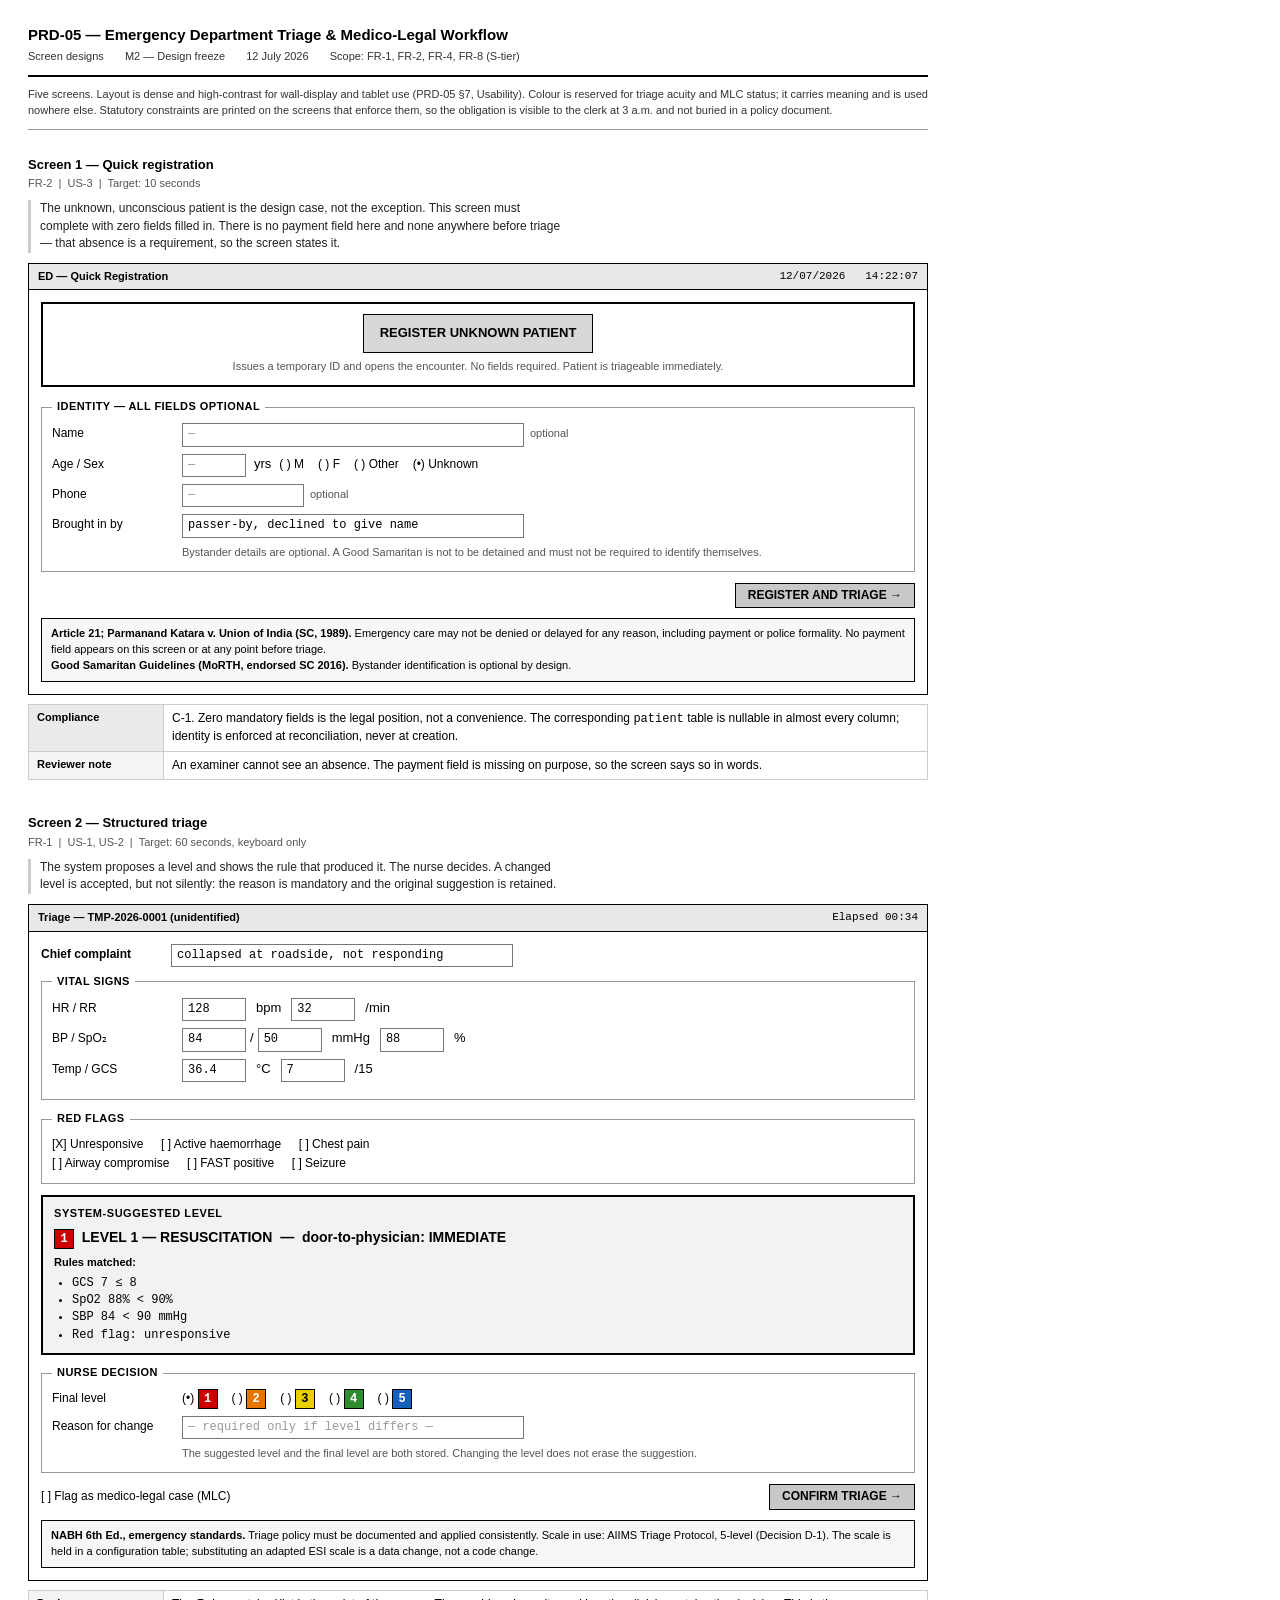
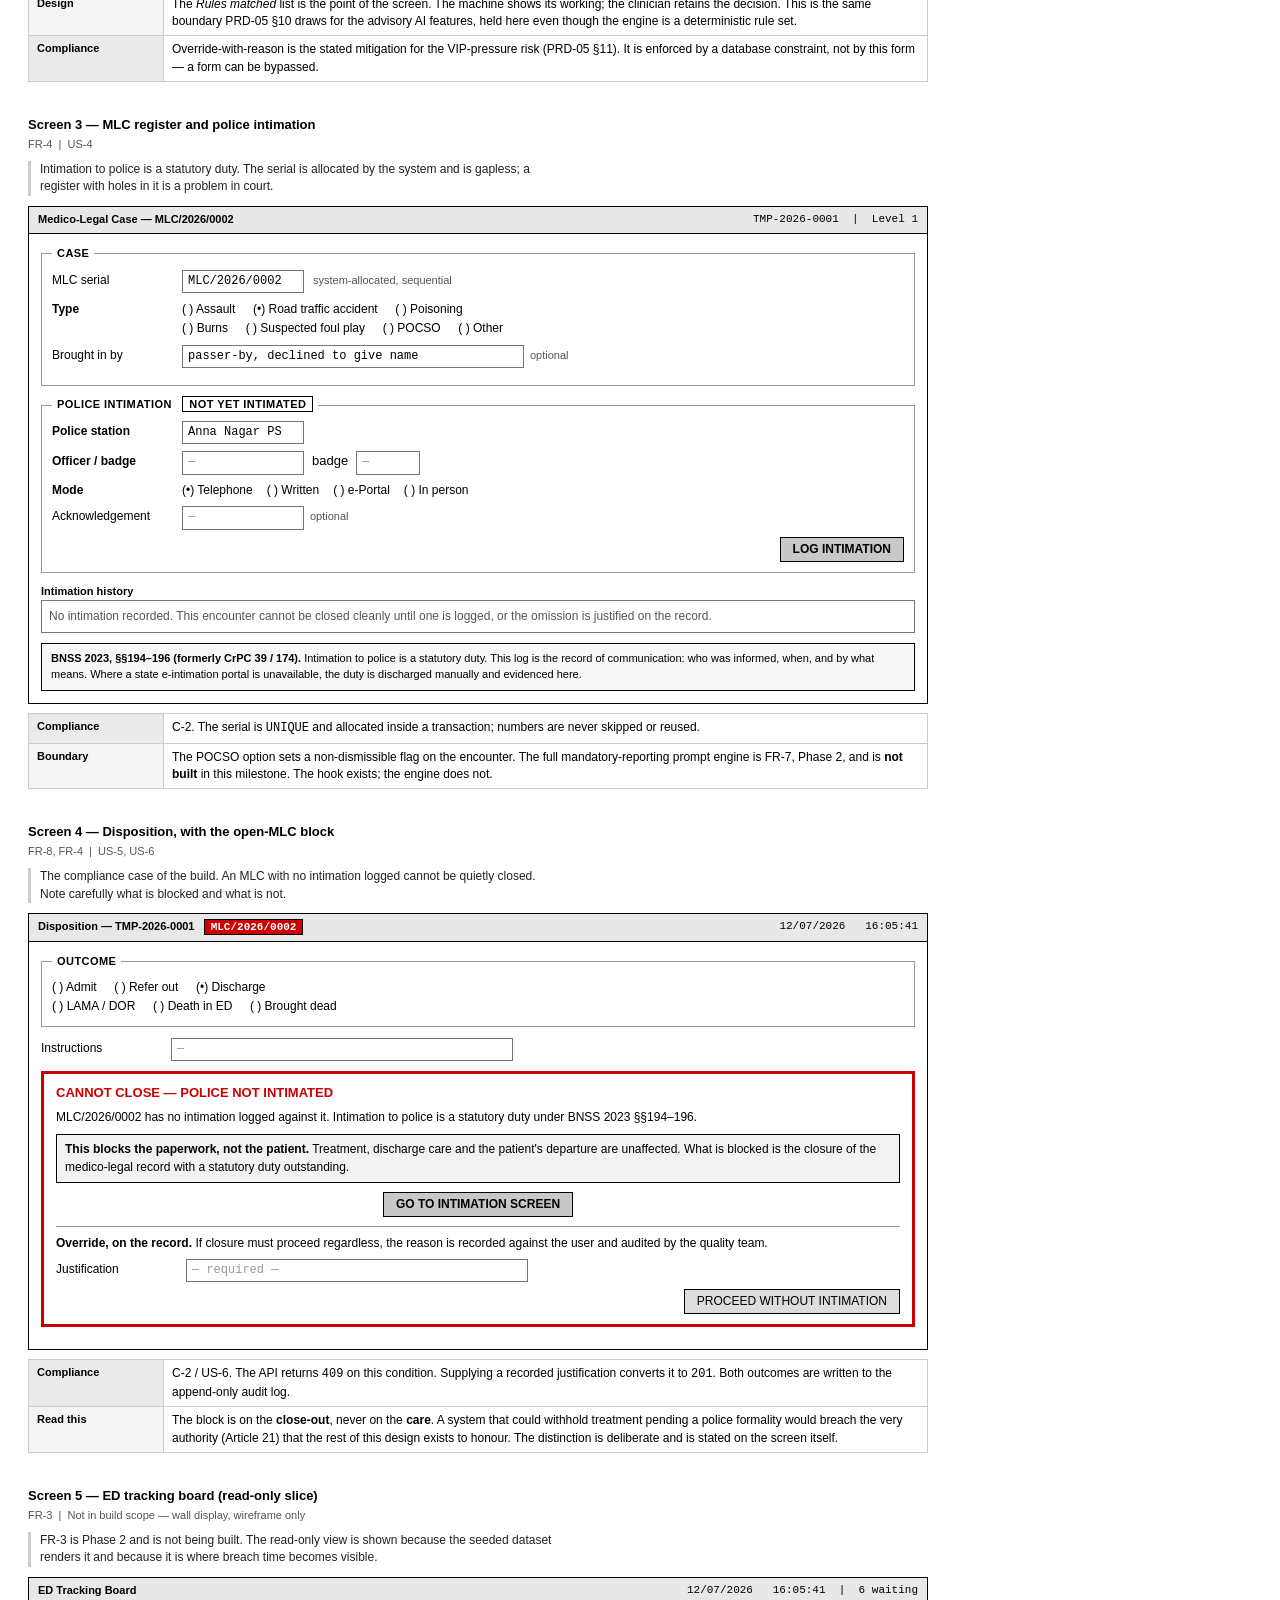
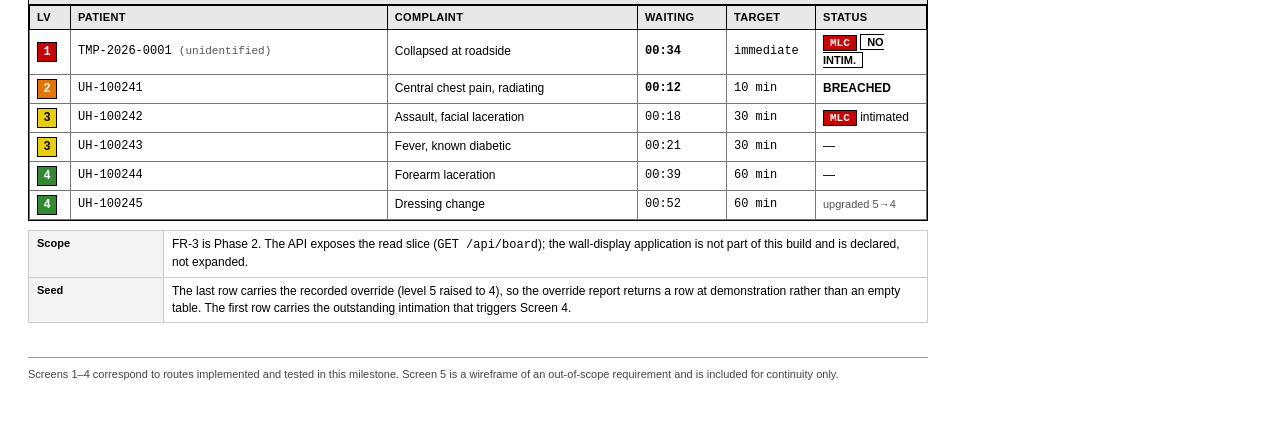
<file: wireframes.html>
<!DOCTYPE html>
<html lang="en">
<head>
<meta charset="utf-8">
<meta name="viewport" content="width=device-width, initial-scale=1">
<title>PRD-05 Emergency Triage — Screen Designs (M2)</title>
<style>
  /* Screen designs, M2 design freeze.
     Colour is reserved for clinical acuity and MLC status. It is not
     used decoratively anywhere in this document. */

  body {
    font-family: Arial, Helvetica, sans-serif;
    font-size: 13px;
    line-height: 1.45;
    color: #000;
    background: #ffffff;
    margin: 0;
    padding: 24px 28px 60px;
  }
  .doc { max-width: 900px; }

  /* document header */
  .dochead { border-bottom: 2px solid #000; padding-bottom: 10px; margin-bottom: 4px; }
  .dochead h1 { font-size: 15px; margin: 0 0 3px; font-weight: bold; }
  .dochead .meta { font-size: 11px; color: #333; }
  .dochead .meta span { margin-right: 18px; }
  .revnote {
    font-size: 11px; color: #333; border-bottom: 1px solid #999;
    padding: 6px 0 10px; margin-bottom: 26px;
  }

  /* screen block */
  .screen { margin-bottom: 34px; page-break-inside: avoid; }
  .screen > h2 {
    font-size: 13px; margin: 0 0 2px; font-weight: bold;
  }
  .screen > .ref { font-size: 11px; color: #555; margin-bottom: 8px; }
  .screen > .intent {
    font-size: 12px; color: #222; margin-bottom: 10px;
    max-width: 78ch; border-left: 3px solid #ccc; padding-left: 9px;
  }

  /* the mock UI frame */
  .ui { border: 1px solid #000; background: #fff; }
  .ui .titlebar {
    background: #e8e8e8; border-bottom: 1px solid #000;
    padding: 5px 9px; font-size: 11px; font-weight: bold;
    display: flex; justify-content: space-between;
  }
  .ui .titlebar .rt { font-weight: normal; font-family: "Courier New", monospace; }
  .ui .pane { padding: 12px; }

  /* form furniture */
  .fieldrow { margin-bottom: 7px; display: flex; align-items: baseline; }
  .fieldrow > label {
    width: 130px; flex: 0 0 130px; font-size: 12px;
  }
  .req { font-weight: bold; }
  .opt { color: #555; font-size: 11px; margin-left: 6px; }
  .box {
    border: 1px solid #767676; background: #fff; padding: 2px 5px;
    font-family: "Courier New", monospace; font-size: 12px;
    min-width: 190px; display: inline-block;
  }
  .box.sm { min-width: 52px; }
  .box.md { min-width: 110px; }
  .box.wide { min-width: 330px; }
  .box.filled { background: #fff; }
  .box.empty { color: #999; }

  .btn {
    border: 1px solid #000; background: #ddd; padding: 3px 12px;
    font-size: 12px; display: inline-block; font-family: inherit;
  }
  .btn.primary { background: #c8c8c8; font-weight: bold; }
  .btn.big {
    padding: 9px 16px; font-weight: bold; font-size: 13px;
    background: #d8d8d8;
  }
  .radio, .check { font-size: 12px; margin-right: 14px; white-space: nowrap; }

  fieldset {
    border: 1px solid #999; margin: 0 0 11px; padding: 8px 10px 10px;
  }
  legend {
    font-size: 11px; font-weight: bold; padding: 0 5px;
    text-transform: uppercase; letter-spacing: .04em;
  }

  /* acuity — the only colour in the document */
  .lvl {
    display: inline-block; width: 18px; height: 18px; line-height: 18px;
    text-align: center; font-weight: bold; font-size: 12px;
    font-family: "Courier New", monospace; border: 1px solid #000;
  }
  .l1 { background: #cc0000; color: #fff; }
  .l2 { background: #e87400; color: #fff; }
  .l3 { background: #e8d000; color: #000; }
  .l4 { background: #2e8b2e; color: #fff; }
  .l5 { background: #1560bd; color: #fff; }

  .suggest {
    border: 2px solid #000; background: #f2f2f2;
    padding: 9px 11px; margin: 10px 0;
  }
  .suggest .hdr { font-size: 11px; font-weight: bold; text-transform: uppercase;
                  letter-spacing: .05em; margin-bottom: 5px; }
  .suggest .lvlline { font-size: 14px; font-weight: bold; margin-bottom: 6px; }
  .suggest ul { margin: 4px 0 0 18px; padding: 0; font-size: 12px;
                font-family: "Courier New", monospace; }

  /* statutory notices — bordered, not coloured */
  .statute {
    border: 1px solid #000; background: #f7f7f7; padding: 7px 9px;
    font-size: 11px; margin-top: 10px;
  }
  .statute .cite { font-weight: bold; }

  .block {
    border: 3px solid #cc0000; background: #fff; padding: 10px 12px; margin: 10px 0;
  }
  .block .bhdr {
    font-weight: bold; font-size: 13px; color: #cc0000;
    text-transform: uppercase; margin-bottom: 6px;
  }
  .block .bmsg { font-size: 12px; margin-bottom: 8px; }
  .block .carve {
    border-top: 1px solid #999; margin-top: 9px; padding-top: 8px;
    font-size: 12px;
  }

  .mlcbadge {
    border: 1px solid #000; background: #cc0000; color: #fff;
    font-weight: bold; font-size: 11px; padding: 1px 6px;
    font-family: "Courier New", monospace;
  }
  .pending {
    border: 1px solid #000; background: #fff; font-weight: bold;
    font-size: 11px; padding: 1px 6px;
  }

  /* tracking board */
  table.board { border-collapse: collapse; width: 100%; font-size: 12px; }
  table.board th {
    background: #e8e8e8; border: 1px solid #000; padding: 4px 7px;
    text-align: left; font-size: 11px; text-transform: uppercase;
    letter-spacing: .03em;
  }
  table.board td { border: 1px solid #767676; padding: 4px 7px; }
  table.board td.mono { font-family: "Courier New", monospace; }
  .breach { font-weight: bold; }

  /* annotation callouts under each screen */
  .notes { margin-top: 9px; font-size: 12px; }
  .notes table { border-collapse: collapse; width: 100%; }
  .notes td { border: 1px solid #ccc; padding: 5px 8px; vertical-align: top; }
  .notes td.k { width: 118px; font-weight: bold; background: #f4f4f4;
                font-size: 11px; }
  .notes td.k.law { background: #eaeaea; }

  code { font-family: "Courier New", monospace; }
  .hint { color: #555; font-size: 11px; }
</style>
</head>
<body>
<div class="doc">

<div class="dochead">
  <h1>PRD-05 &mdash; Emergency Department Triage &amp; Medico-Legal Workflow</h1>
  <div class="meta">
    <span>Screen designs</span>
    <span>M2 &mdash; Design freeze</span>
    <span>12 July 2026</span>
    <span>Scope: FR-1, FR-2, FR-4, FR-8 (S-tier)</span>
  </div>
</div>

<div class="revnote">
  Five screens. Layout is dense and high-contrast for wall-display and tablet use
  (PRD-05 &sect;7, Usability). Colour is reserved for triage acuity and MLC status;
  it carries meaning and is used nowhere else. Statutory constraints are printed
  on the screens that enforce them, so the obligation is visible to the clerk at
  3&nbsp;a.m. and not buried in a policy document.
</div>


<!-- ============================================================ 1 -->
<div class="screen">
  <h2>Screen 1 &mdash; Quick registration</h2>
  <div class="ref">FR-2 &nbsp;|&nbsp; US-3 &nbsp;|&nbsp; Target: 10 seconds</div>
  <div class="intent">
    The unknown, unconscious patient is the design case, not the exception. This
    screen must complete with zero fields filled in. There is no payment field
    here and none anywhere before triage &mdash; that absence is a requirement, so
    the screen states it.
  </div>

  <div class="ui">
    <div class="titlebar">
      <span>ED &mdash; Quick Registration</span>
      <span class="rt">12/07/2026 &nbsp; 14:22:07</span>
    </div>
    <div class="pane">

      <div style="border:2px solid #000;padding:10px;text-align:center;margin-bottom:12px;">
        <span class="btn big">REGISTER UNKNOWN PATIENT</span>
        <div class="hint" style="margin-top:6px;">
          Issues a temporary ID and opens the encounter. No fields required.
          Patient is triageable immediately.
        </div>
      </div>

      <fieldset>
        <legend>Identity &mdash; all fields optional</legend>

        <div class="fieldrow">
          <label>Name</label>
          <span class="box wide empty">&mdash;</span>
          <span class="opt">optional</span>
        </div>
        <div class="fieldrow">
          <label>Age / Sex</label>
          <span class="box sm empty">&mdash;</span>
          <span style="margin:0 8px;">yrs</span>
          <span class="radio">( ) M</span>
          <span class="radio">( ) F</span>
          <span class="radio">( ) Other</span>
          <span class="radio">(&bull;) Unknown</span>
        </div>
        <div class="fieldrow">
          <label>Phone</label>
          <span class="box md empty">&mdash;</span>
          <span class="opt">optional</span>
        </div>
        <div class="fieldrow">
          <label>Brought in by</label>
          <span class="box wide filled">passer-by, declined to give name</span>
        </div>
        <div class="hint" style="margin-left:130px;">
          Bystander details are optional. A Good Samaritan is not to be detained
          and must not be required to identify themselves.
        </div>
      </fieldset>

      <div style="text-align:right;">
        <span class="btn primary">REGISTER AND TRIAGE &rarr;</span>
      </div>

      <div class="statute">
        <span class="cite">Article 21; Parmanand Katara v. Union of India (SC, 1989).</span>
        Emergency care may not be denied or delayed for any reason, including
        payment or police formality. No payment field appears on this screen or
        at any point before triage.
        <br>
        <span class="cite">Good Samaritan Guidelines (MoRTH, endorsed SC 2016).</span>
        Bystander identification is optional by design.
      </div>

    </div>
  </div>

  <div class="notes">
    <table>
      <tr>
        <td class="k law">Compliance</td>
        <td>C-1. Zero mandatory fields is the legal position, not a convenience.
            The corresponding <code>patient</code> table is nullable in almost every
            column; identity is enforced at reconciliation, never at creation.</td>
      </tr>
      <tr>
        <td class="k">Reviewer note</td>
        <td>An examiner cannot see an absence. The payment field is missing on
            purpose, so the screen says so in words.</td>
      </tr>
    </table>
  </div>
</div>


<!-- ============================================================ 2 -->
<div class="screen">
  <h2>Screen 2 &mdash; Structured triage</h2>
  <div class="ref">FR-1 &nbsp;|&nbsp; US-1, US-2 &nbsp;|&nbsp; Target: 60 seconds, keyboard only</div>
  <div class="intent">
    The system proposes a level and shows the rule that produced it. The nurse
    decides. A changed level is accepted, but not silently: the reason is
    mandatory and the original suggestion is retained.
  </div>

  <div class="ui">
    <div class="titlebar">
      <span>Triage &mdash; TMP-2026-0001 (unidentified)</span>
      <span class="rt">Elapsed 00:34</span>
    </div>
    <div class="pane">

      <div class="fieldrow">
        <label class="req">Chief complaint</label>
        <span class="box wide filled">collapsed at roadside, not responding</span>
      </div>

      <fieldset>
        <legend>Vital signs</legend>
        <div class="fieldrow">
          <label>HR / RR</label>
          <span class="box sm filled">128</span>
          <span style="margin:0 10px;">bpm</span>
          <span class="box sm filled">32</span>
          <span style="margin-left:10px;">/min</span>
        </div>
        <div class="fieldrow">
          <label>BP / SpO&#8322;</label>
          <span class="box sm filled">84</span>
          <span style="margin:0 4px;">/</span>
          <span class="box sm filled">50</span>
          <span style="margin:0 10px;">mmHg</span>
          <span class="box sm filled">88</span>
          <span style="margin-left:10px;">%</span>
        </div>
        <div class="fieldrow">
          <label>Temp / GCS</label>
          <span class="box sm filled">36.4</span>
          <span style="margin:0 10px;">&deg;C</span>
          <span class="box sm filled">7</span>
          <span style="margin-left:10px;">/15</span>
        </div>
      </fieldset>

      <fieldset>
        <legend>Red flags</legend>
        <span class="check">[X] Unresponsive</span>
        <span class="check">[ ] Active haemorrhage</span>
        <span class="check">[ ] Chest pain</span>
        <br>
        <span class="check">[ ] Airway compromise</span>
        <span class="check">[ ] FAST positive</span>
        <span class="check">[ ] Seizure</span>
      </fieldset>

      <div class="suggest">
        <div class="hdr">System-suggested level</div>
        <div class="lvlline">
          <span class="lvl l1">1</span>&nbsp;
          LEVEL 1 &mdash; RESUSCITATION &nbsp;&mdash;&nbsp; door-to-physician: IMMEDIATE
        </div>
        <div style="font-size:11px;font-weight:bold;">Rules matched:</div>
        <ul>
          <li>GCS 7 &le; 8</li>
          <li>SpO2 88% &lt; 90%</li>
          <li>SBP 84 &lt; 90 mmHg</li>
          <li>Red flag: unresponsive</li>
        </ul>
      </div>

      <fieldset>
        <legend>Nurse decision</legend>
        <div class="fieldrow">
          <label>Final level</label>
          <span class="radio">(&bull;) <span class="lvl l1">1</span></span>
          <span class="radio">( ) <span class="lvl l2">2</span></span>
          <span class="radio">( ) <span class="lvl l3">3</span></span>
          <span class="radio">( ) <span class="lvl l4">4</span></span>
          <span class="radio">( ) <span class="lvl l5">5</span></span>
        </div>
        <div class="fieldrow">
          <label>Reason for change</label>
          <span class="box wide empty">&mdash; required only if level differs &mdash;</span>
        </div>
        <div class="hint" style="margin-left:130px;">
          The suggested level and the final level are both stored. Changing the
          level does not erase the suggestion.
        </div>
      </fieldset>

      <div style="display:flex;justify-content:space-between;align-items:center;">
        <span class="check">[ ] Flag as medico-legal case (MLC)</span>
        <span class="btn primary">CONFIRM TRIAGE &rarr;</span>
      </div>

      <div class="statute">
        <span class="cite">NABH 6th Ed., emergency standards.</span>
        Triage policy must be documented and applied consistently. Scale in use:
        AIIMS Triage Protocol, 5-level (Decision D-1). The scale is held in a
        configuration table; substituting an adapted ESI scale is a data change,
        not a code change.
      </div>

    </div>
  </div>

  <div class="notes">
    <table>
      <tr>
        <td class="k">Design</td>
        <td>The <em>Rules matched</em> list is the point of the screen. The machine
            shows its working; the clinician retains the decision. This is the same
            boundary PRD-05 &sect;10 draws for the advisory AI features, held here
            even though the engine is a deterministic rule set.</td>
      </tr>
      <tr>
        <td class="k law">Compliance</td>
        <td>Override-with-reason is the stated mitigation for the VIP-pressure risk
            (PRD-05 &sect;11). It is enforced by a database constraint, not by this
            form &mdash; a form can be bypassed.</td>
      </tr>
    </table>
  </div>
</div>


<!-- ============================================================ 3 -->
<div class="screen">
  <h2>Screen 3 &mdash; MLC register and police intimation</h2>
  <div class="ref">FR-4 &nbsp;|&nbsp; US-4</div>
  <div class="intent">
    Intimation to police is a statutory duty. The serial is allocated by the
    system and is gapless; a register with holes in it is a problem in court.
  </div>

  <div class="ui">
    <div class="titlebar">
      <span>Medico-Legal Case &mdash; MLC/2026/0002</span>
      <span class="rt">TMP-2026-0001 &nbsp;|&nbsp; Level 1</span>
    </div>
    <div class="pane">

      <fieldset>
        <legend>Case</legend>
        <div class="fieldrow">
          <label>MLC serial</label>
          <span class="box md filled">MLC/2026/0002</span>
          <span class="hint" style="margin-left:9px;">system-allocated, sequential</span>
        </div>
        <div class="fieldrow">
          <label class="req">Type</label>
          <div>
            <span class="radio">( ) Assault</span>
            <span class="radio">(&bull;) Road traffic accident</span>
            <span class="radio">( ) Poisoning</span>
            <br>
            <span class="radio">( ) Burns</span>
            <span class="radio">( ) Suspected foul play</span>
            <span class="radio">( ) POCSO</span>
            <span class="radio">( ) Other</span>
          </div>
        </div>
        <div class="fieldrow">
          <label>Brought in by</label>
          <span class="box wide filled">passer-by, declined to give name</span>
          <span class="opt">optional</span>
        </div>
      </fieldset>

      <fieldset>
        <legend>Police intimation &nbsp; <span class="pending">NOT YET INTIMATED</span></legend>
        <div class="fieldrow">
          <label class="req">Police station</label>
          <span class="box md filled">Anna Nagar PS</span>
        </div>
        <div class="fieldrow">
          <label class="req">Officer / badge</label>
          <span class="box md empty">&mdash;</span>
          <span style="margin:0 8px;">badge</span>
          <span class="box sm empty">&mdash;</span>
        </div>
        <div class="fieldrow">
          <label class="req">Mode</label>
          <span class="radio">(&bull;) Telephone</span>
          <span class="radio">( ) Written</span>
          <span class="radio">( ) e-Portal</span>
          <span class="radio">( ) In person</span>
        </div>
        <div class="fieldrow">
          <label>Acknowledgement</label>
          <span class="box md empty">&mdash;</span>
          <span class="opt">optional</span>
        </div>
        <div style="text-align:right;">
          <span class="btn primary">LOG INTIMATION</span>
        </div>
      </fieldset>

      <div style="font-size:11px;"><b>Intimation history</b></div>
      <div style="border:1px solid #767676;padding:7px;font-size:12px;color:#555;">
        No intimation recorded. This encounter cannot be closed cleanly until one
        is logged, or the omission is justified on the record.
      </div>

      <div class="statute">
        <span class="cite">BNSS 2023, &sect;&sect;194&ndash;196 (formerly CrPC 39 / 174).</span>
        Intimation to police is a statutory duty. This log is the record of
        communication: who was informed, when, and by what means. Where a state
        e-intimation portal is unavailable, the duty is discharged manually and
        evidenced here.
      </div>

    </div>
  </div>

  <div class="notes">
    <table>
      <tr>
        <td class="k law">Compliance</td>
        <td>C-2. The serial is <code>UNIQUE</code> and allocated inside a
            transaction; numbers are never skipped or reused.</td>
      </tr>
      <tr>
        <td class="k">Boundary</td>
        <td>The POCSO option sets a non-dismissible flag on the encounter. The full
            mandatory-reporting prompt engine is FR-7, Phase 2, and is
            <b>not built</b> in this milestone. The hook exists; the engine does not.</td>
      </tr>
    </table>
  </div>
</div>


<!-- ============================================================ 4 -->
<div class="screen">
  <h2>Screen 4 &mdash; Disposition, with the open-MLC block</h2>
  <div class="ref">FR-8, FR-4 &nbsp;|&nbsp; US-5, US-6</div>
  <div class="intent">
    The compliance case of the build. An MLC with no intimation logged cannot be
    quietly closed. Note carefully what is blocked and what is not.
  </div>

  <div class="ui">
    <div class="titlebar">
      <span>Disposition &mdash; TMP-2026-0001 &nbsp; <span class="mlcbadge">MLC/2026/0002</span></span>
      <span class="rt">12/07/2026 &nbsp; 16:05:41</span>
    </div>
    <div class="pane">

      <fieldset>
        <legend>Outcome</legend>
        <span class="radio">( ) Admit</span>
        <span class="radio">( ) Refer out</span>
        <span class="radio">(&bull;) Discharge</span>
        <br>
        <span class="radio">( ) LAMA / DOR</span>
        <span class="radio">( ) Death in ED</span>
        <span class="radio">( ) Brought dead</span>
      </fieldset>

      <div class="fieldrow">
        <label>Instructions</label>
        <span class="box wide empty">&mdash;</span>
      </div>

      <div class="block">
        <div class="bhdr">Cannot close &mdash; police not intimated</div>
        <div class="bmsg">
          MLC/2026/0002 has no intimation logged against it. Intimation to police
          is a statutory duty under BNSS 2023 &sect;&sect;194&ndash;196.
        </div>
        <div class="bmsg" style="border:1px solid #000;padding:6px 8px;background:#f2f2f2;">
          <b>This blocks the paperwork, not the patient.</b> Treatment, discharge
          care and the patient's departure are unaffected. What is blocked is the
          closure of the medico-legal record with a statutory duty outstanding.
        </div>
        <div style="text-align:center;margin:9px 0 2px;">
          <span class="btn primary">GO TO INTIMATION SCREEN</span>
        </div>

        <div class="carve">
          <b>Override, on the record.</b> If closure must proceed regardless, the
          reason is recorded against the user and audited by the quality team.
          <div class="fieldrow" style="margin-top:6px;">
            <label>Justification</label>
            <span class="box wide empty">&mdash; required &mdash;</span>
          </div>
          <div style="text-align:right;">
            <span class="btn">PROCEED WITHOUT INTIMATION</span>
          </div>
        </div>
      </div>

    </div>
  </div>

  <div class="notes">
    <table>
      <tr>
        <td class="k law">Compliance</td>
        <td>C-2 / US-6. The API returns <code>409</code> on this condition. Supplying
            a recorded justification converts it to <code>201</code>. Both outcomes are
            written to the append-only audit log.</td>
      </tr>
      <tr>
        <td class="k">Read this</td>
        <td>The block is on the <b>close-out</b>, never on the <b>care</b>. A system
            that could withhold treatment pending a police formality would breach the
            very authority (Article 21) that the rest of this design exists to honour.
            The distinction is deliberate and is stated on the screen itself.</td>
      </tr>
    </table>
  </div>
</div>


<!-- ============================================================ 5 -->
<div class="screen">
  <h2>Screen 5 &mdash; ED tracking board (read-only slice)</h2>
  <div class="ref">FR-3 &nbsp;|&nbsp; Not in build scope &mdash; wall display, wireframe only</div>
  <div class="intent">
    FR-3 is Phase 2 and is not being built. The read-only view is shown because the
    seeded dataset renders it and because it is where breach time becomes visible.
  </div>

  <div class="ui">
    <div class="titlebar">
      <span>ED Tracking Board</span>
      <span class="rt">12/07/2026 &nbsp; 16:05:41 &nbsp;|&nbsp; 6 waiting</span>
    </div>
    <div class="pane" style="padding:0;">
      <table class="board">
        <tr>
          <th style="width:26px;">Lv</th>
          <th>Patient</th>
          <th>Complaint</th>
          <th style="width:74px;">Waiting</th>
          <th style="width:74px;">Target</th>
          <th style="width:96px;">Status</th>
        </tr>
        <tr>
          <td><span class="lvl l1">1</span></td>
          <td class="mono">TMP-2026-0001 <span class="hint">(unidentified)</span></td>
          <td>Collapsed at roadside</td>
          <td class="mono breach">00:34</td>
          <td class="mono">immediate</td>
          <td><span class="mlcbadge">MLC</span> <span class="pending">NO INTIM.</span></td>
        </tr>
        <tr>
          <td><span class="lvl l2">2</span></td>
          <td class="mono">UH-100241</td>
          <td>Central chest pain, radiating</td>
          <td class="mono breach">00:12</td>
          <td class="mono">10 min</td>
          <td class="breach">BREACHED</td>
        </tr>
        <tr>
          <td><span class="lvl l3">3</span></td>
          <td class="mono">UH-100242</td>
          <td>Assault, facial laceration</td>
          <td class="mono">00:18</td>
          <td class="mono">30 min</td>
          <td><span class="mlcbadge">MLC</span> intimated</td>
        </tr>
        <tr>
          <td><span class="lvl l3">3</span></td>
          <td class="mono">UH-100243</td>
          <td>Fever, known diabetic</td>
          <td class="mono">00:21</td>
          <td class="mono">30 min</td>
          <td>&mdash;</td>
        </tr>
        <tr>
          <td><span class="lvl l4">4</span></td>
          <td class="mono">UH-100244</td>
          <td>Forearm laceration</td>
          <td class="mono">00:39</td>
          <td class="mono">60 min</td>
          <td>&mdash;</td>
        </tr>
        <tr>
          <td><span class="lvl l4">4</span></td>
          <td class="mono">UH-100245</td>
          <td>Dressing change</td>
          <td class="mono">00:52</td>
          <td class="mono">60 min</td>
          <td class="hint">upgraded 5&rarr;4</td>
        </tr>
      </table>
    </div>
  </div>

  <div class="notes">
    <table>
      <tr>
        <td class="k">Scope</td>
        <td>FR-3 is Phase 2. The API exposes the read slice
            (<code>GET /api/board</code>); the wall-display application is not part of
            this build and is declared, not expanded.</td>
      </tr>
      <tr>
        <td class="k">Seed</td>
        <td>The last row carries the recorded override (level 5 raised to 4), so the
            override report returns a row at demonstration rather than an empty table.
            The first row carries the outstanding intimation that triggers Screen 4.</td>
      </tr>
    </table>
  </div>
</div>

<div style="border-top:1px solid #999;padding-top:9px;font-size:11px;color:#444;">
  Screens 1&ndash;4 correspond to routes implemented and tested in this milestone.
  Screen 5 is a wireframe of an out-of-scope requirement and is included for
  continuity only.
</div>

</div>
</body>
</html>
</file>
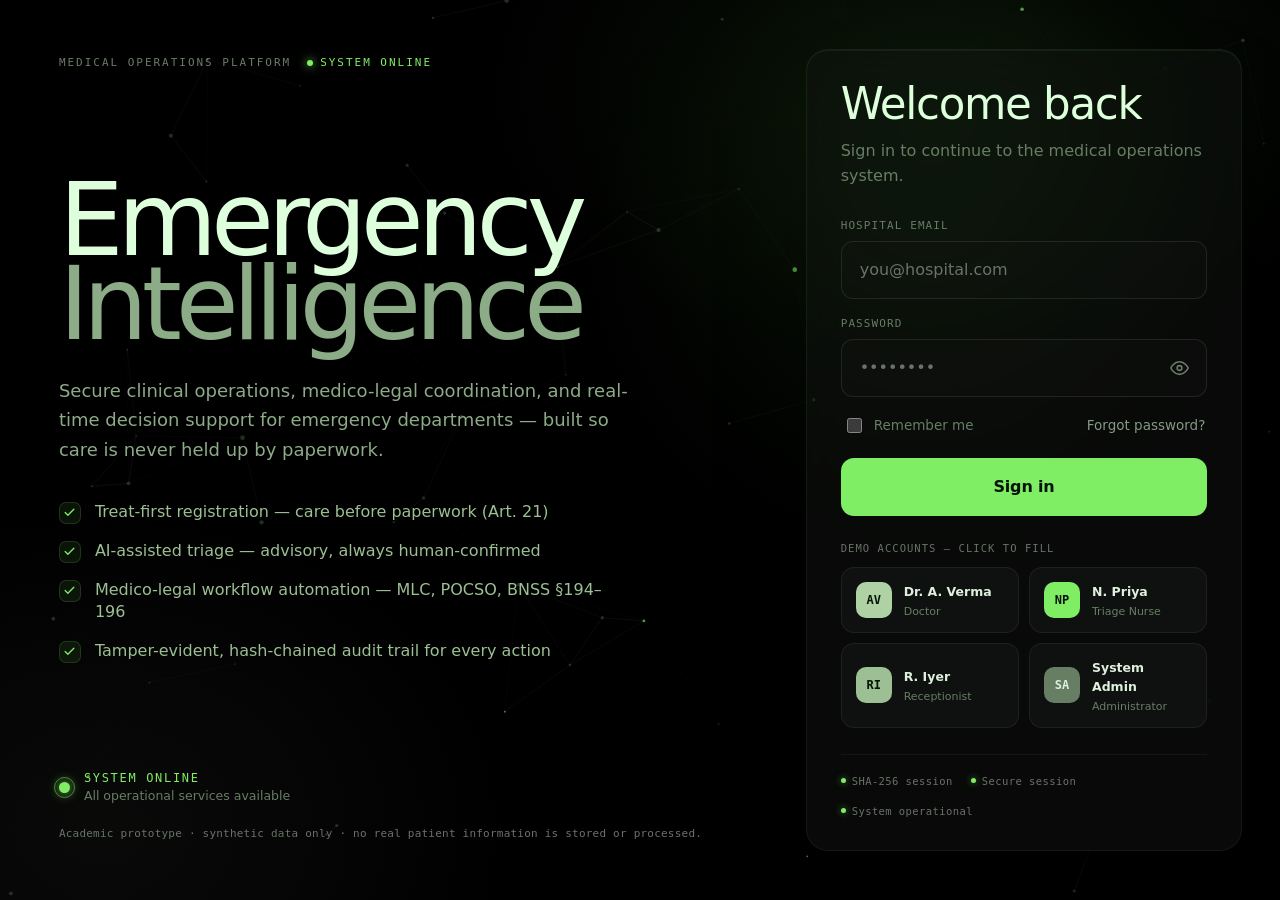
<file: templates/login.html>
<!DOCTYPE html>
<html lang="en">
<head>
<meta charset="utf-8">
<meta name="viewport" content="width=device-width, initial-scale=1">
<meta name="color-scheme" content="dark">
<title>Sign in — ED Triage Console</title>
<link rel="icon" href="/static/favicon.svg">
<style>
/* =====================================================================
   Login — "phosphorescent command display", premium hero edition.
   Self-contained: the auth JS, field IDs and API call are unchanged;
   only the composition/presentation is enlarged and rebalanced.
   ===================================================================== */
:root{
  --void:#000000; --iron:#181818; --carbon:#212525; --circuit:#485346;
  --phos-bb:#1f2a33; --rust:#231c1c;
  --lime:#7fee64;
  --phos-white:#ddffdc; --mint:#def0dd;
  --sage-60:#8cab87; --sage-40:#677d64;
  --moss-70:#9cbf93; --moss-80:#aed2a4;
  --fern:#859984; --deep-fern:#697368; --pine:#3e4a3c;
  --mono:'JetBrains Mono','IBM Plex Mono',ui-monospace,'SF Mono',Consolas,monospace;
  --sans:'Inter Tight','Inter',system-ui,-apple-system,'Segoe UI',Roboto,sans-serif;
  --ease:cubic-bezier(0.22,1,0.36,1);
}
*{box-sizing:border-box}
html,body{height:100%}
body{
  margin:0;font-family:var(--sans);color:var(--sage-60);
  background:
    radial-gradient(1300px 820px at 74% 10%, rgba(127,238,100,.07), transparent 36%),
    radial-gradient(1000px 780px at 8% 92%, rgba(72,83,70,.12), transparent 42%),
    var(--void);
  overflow:hidden;-webkit-font-smoothing:antialiased;
}

/* layer 0 — animated network (now ~20% more present) */
#net{position:fixed;inset:0;z-index:0;pointer-events:none;opacity:1}
/* layer 1 — cursor-follow phosphor glow, integrated with the field */
#glow{position:fixed;inset:0;z-index:1;pointer-events:none;
  background:radial-gradient(560px circle at var(--gx,72%) var(--gy,26%),
    rgba(127,238,100,.06), transparent 62%);
  transition:background .25s var(--ease)}

/* layout: asymmetric 60 / 40, integrated (not a split-screen card) */
.lg{position:relative;z-index:2;min-height:100vh;min-height:100dvh;
  display:grid;grid-template-columns:1.5fr 1fr;align-items:stretch}

/* ---------------- left — identity / hero ---------------- */
.brand{position:relative;display:flex;flex-direction:column;justify-content:space-between;
  padding:clamp(44px,4.4vw,76px) clamp(40px,4.6vw,84px);gap:40px}
.eyebrow{display:flex;align-items:center;gap:16px;font-family:var(--mono);font-size:11px;
  letter-spacing:.18em;text-transform:uppercase;color:var(--sage-40)}
.eyebrow .on{display:inline-flex;align-items:center;gap:7px;color:var(--lime)}
.eyebrow .dot{width:6px;height:6px;border-radius:50%;background:var(--lime);
  box-shadow:0 0 10px var(--lime);animation:beat 2.4s var(--ease) infinite}
@keyframes beat{0%,100%{opacity:1;transform:scale(1)}50%{opacity:.45;transform:scale(.8)}}

.brand-mid{max-width:720px;margin-top:auto;margin-bottom:auto}
.brand-mid h1{font-weight:300;color:var(--phos-white);letter-spacing:-.06em;
  font-size:clamp(88px,8vw,148px);line-height:.82;margin:0}
.brand-mid h1 .l2{color:var(--sage-60)}
.brand-mid p{max-width:580px;margin:30px 0 0;font-size:18px;line-height:1.65;color:var(--sage-60)}
.brand-pts{list-style:none;padding:0;margin:36px 0 0;display:grid;gap:16px;max-width:560px}
.brand-pts li{display:flex;gap:14px;align-items:flex-start;font-size:16px;line-height:1.4;color:var(--moss-70)}
.brand-pts .ck{width:22px;height:22px;border-radius:7px;flex:none;display:grid;place-items:center;margin-top:1px;
  background:rgba(127,238,100,.08);border:1px solid rgba(127,238,100,.16)}
.brand-pts .ck svg{width:13px;height:13px;color:var(--lime)}

/* system status — bottom of the hero */
.statusblk{display:flex;align-items:center;gap:14px}
.statusblk .beacon{position:relative;width:11px;height:11px;flex:none}
.statusblk .beacon i{position:absolute;inset:0;border-radius:50%;background:var(--lime);
  box-shadow:0 0 12px var(--lime)}
.statusblk .beacon::after{content:"";position:absolute;inset:-5px;border-radius:50%;
  border:1px solid rgba(127,238,100,.5);animation:ring 2.6s var(--ease) infinite}
@keyframes ring{0%{transform:scale(.5);opacity:.9}100%{transform:scale(1.9);opacity:0}}
.statusblk .st-t{font-family:var(--mono);font-size:12px;letter-spacing:.14em;text-transform:uppercase;color:var(--lime)}
.statusblk .st-s{font-size:12.5px;color:var(--sage-40);margin-top:3px}
.brand-foot{font-family:var(--mono);font-size:11px;color:var(--deep-fern);letter-spacing:.02em;line-height:1.7;margin-top:22px}

/* ---------------- right — floating glass sign-in ---------------- */
.auth{display:flex;align-items:center;justify-content:center;padding:clamp(28px,3vw,60px)}
.panel{width:100%;max-width:500px;padding:clamp(30px,2.6vw,46px);border-radius:22px;
  background:rgba(18,20,18,.45);
  -webkit-backdrop-filter:blur(22px) saturate(125%);backdrop-filter:blur(22px) saturate(125%);
  border:1px solid rgba(120,255,120,.08);
  box-shadow:0 40px 90px -40px rgba(0,0,0,.8), inset 0 1px 0 rgba(221,255,220,.05)}
.panel .h{font-weight:300;color:var(--phos-white);font-size:clamp(34px,3.4vw,44px);
  letter-spacing:-.03em;margin:0;line-height:1}
.panel .sub{color:var(--sage-40);font-size:16px;line-height:1.55;margin:12px 0 30px}

.fields{display:grid;gap:18px}
.fld label{display:block;font-family:var(--mono);font-size:11px;letter-spacing:.1em;
  text-transform:uppercase;color:var(--sage-40);margin-bottom:9px}
.fld input{width:100%;height:58px;padding:0 18px;color:var(--mint);font:inherit;font-size:16px;
  background:rgba(24,24,24,.28);border:1px solid rgba(72,83,70,.35);border-radius:12px;outline:0;
  transition:border-color .22s var(--ease),box-shadow .22s var(--ease),background .22s var(--ease)}
.fld input::placeholder{color:var(--deep-fern)}
.fld input:focus{border-color:rgba(127,238,100,.6);background:rgba(24,24,24,.44);
  box-shadow:0 0 0 4px rgba(127,238,100,.07)}
.fld input.bad{border-color:#c0463c;box-shadow:0 0 0 4px rgba(192,70,60,.09)}
.pw-wrap{position:relative}
.pw-wrap input{padding-right:50px}
.pw-eye{position:absolute;right:10px;top:50%;transform:translateY(-50%);background:none;border:0;
  color:var(--sage-40);cursor:pointer;padding:8px;border-radius:8px;display:grid;place-items:center}
.pw-eye:hover{color:var(--mint);background:rgba(127,238,100,.06)}
.pw-eye svg{width:19px;height:19px}

.row{display:flex;align-items:center;justify-content:space-between;margin:18px 2px 0;font-size:13.5px}
.remember{display:flex;align-items:center;gap:9px;color:var(--sage-40);cursor:pointer;user-select:none}
.remember input{accent-color:var(--lime);width:15px;height:15px}
.forgot{color:var(--fern);text-decoration:none;transition:color .2s}
.forgot:hover{color:var(--moss-70)}

.err{display:none;align-items:center;gap:9px;margin-top:18px;padding:12px 15px;font-size:13.5px;
  color:#ffc7c1;border-radius:10px;
  background:linear-gradient(90deg,rgba(192,70,60,.14),transparent);
  border-left:2px solid #c0463c}
.err.show{display:flex;animation:shake .34s var(--ease)}
.err svg{width:16px;height:16px;color:#e0655b;flex:none}
@keyframes shake{0%,100%{transform:translateX(0)}25%{transform:translateX(-5px)}75%{transform:translateX(5px)}}

.go{position:relative;overflow:hidden;width:100%;height:58px;margin-top:22px;background:var(--lime);
  color:#04140a;border:0;border-radius:13px;font:inherit;font-size:16px;font-weight:700;letter-spacing:-.01em;
  cursor:pointer;transition:transform .24s var(--ease),box-shadow .24s var(--ease),filter .24s var(--ease)}
.go:hover{transform:translateY(-2px);filter:brightness(1.06);box-shadow:0 16px 44px -14px rgba(127,238,100,.55)}
.go:active{transform:translateY(0)}
.go:disabled{opacity:.55;cursor:not-allowed;transform:none;box-shadow:none}
.go .rip{position:absolute;border-radius:50%;background:rgba(4,20,10,.32);transform:scale(0);
  animation:rip .6s var(--ease);pointer-events:none}
@keyframes rip{to{transform:scale(2.4);opacity:0}}

/* demo accounts — 2×2 glass grid, click to fill */
.demo{margin-top:26px}
.demo .t{font-family:var(--mono);font-size:10.5px;letter-spacing:.1em;text-transform:uppercase;
  color:var(--deep-fern);margin-bottom:13px}
.accs{display:grid;grid-template-columns:1fr 1fr;gap:10px}
.acc{display:flex;align-items:center;gap:12px;padding:13px 14px;text-align:left;font:inherit;cursor:pointer;
  color:var(--sage-60);background:rgba(33,37,37,.3);border:1px solid rgba(72,83,70,.24);border-radius:13px;
  transition:border-color .18s var(--ease),background .18s var(--ease),transform .18s var(--ease),box-shadow .18s var(--ease)}
.acc:hover{border-color:rgba(127,238,100,.32);background:rgba(127,238,100,.045);transform:translateY(-2px);
  box-shadow:0 12px 26px -16px rgba(127,238,100,.4)}
.acc .av{width:36px;height:36px;border-radius:10px;display:grid;place-items:center;flex:none;
  font-family:var(--mono);font-size:12px;font-weight:700;color:#04140a}
.acc .nm{font-size:12.5px;color:var(--mint);font-weight:600;line-height:1.25}
.acc .rl{font-size:11px;color:var(--sage-40)}

.sysline{display:flex;gap:18px;flex-wrap:wrap;margin-top:26px;padding-top:20px;
  border-top:1px solid rgba(72,83,70,.18);font-family:var(--mono);font-size:10.5px;
  letter-spacing:.04em;color:var(--deep-fern)}
.sysline span{display:inline-flex;align-items:center;gap:6px}
.sysline i{width:5px;height:5px;border-radius:50%;background:var(--pine);font-style:normal}
.sysline .ok i{background:var(--lime);box-shadow:0 0 7px rgba(127,238,100,.6)}

/* staggered entrance */
.rise{opacity:0;transform:translateY(22px);animation:rise .85s var(--ease) forwards}
.slide{opacity:0;transform:translateX(34px);animation:slide 1s var(--ease) forwards}
@keyframes rise{to{opacity:1;transform:none}}
@keyframes slide{to{opacity:1;transform:none}}
.d1{animation-delay:.05s}.d2{animation-delay:.16s}.d3{animation-delay:.3s}
.d4{animation-delay:.44s}.d5{animation-delay:.56s}

/* ---------------- responsive ---------------- */
/* tablet — hero scales down via clamp; keep the two columns a touch tighter */
@media(max-width:1180px){
  .lg{grid-template-columns:1.35fr 1fr}
  .brand-mid p,.brand-pts{max-width:520px}
}
/* stack — hero above login, centred */
@media(max-width:900px){
  body{overflow:auto}
  .lg{grid-template-columns:1fr;min-height:auto}
  .brand{justify-content:flex-start;align-items:center;text-align:center;
    padding:44px 26px 10px;gap:26px}
  .eyebrow{justify-content:center}
  .brand-mid{margin:0}
  .brand-mid h1{font-size:clamp(56px,13vw,104px)}
  .brand-mid p{margin-inline:auto;font-size:16.5px}
  .brand-pts{margin-inline:auto;text-align:left;gap:13px}
  .statusblk{justify-content:center}
  .brand-foot{text-align:center}
  .auth{padding:14px 26px 56px}
  .panel{margin-inline:auto}
}
@media(max-width:520px){
  .brand{padding:36px 20px 6px}
  .brand-mid h1{font-size:clamp(46px,15vw,74px)}
  .brand-pts{display:none}
  .accs{grid-template-columns:1fr}
  .panel{padding:26px 22px}
}

/* short viewports (e.g. 1366×768 laptops) — let the page scroll so the
   sign-in panel never clips its footer, without touching the desktop look */
@media(max-height:820px) and (min-width:901px){
  body{overflow-y:auto}
  .lg{min-height:100dvh;align-items:start}
  .auth{padding-block:44px}
}

@media(prefers-reduced-motion:reduce){
  .rise,.slide{animation:none;opacity:1;transform:none}
  .eyebrow .dot,.statusblk .beacon::after{animation:none}
  #net{opacity:.55}
}
</style>
</head>
<body>
<canvas id="net" aria-hidden="true"></canvas>
<div id="glow" aria-hidden="true"></div>

<div class="lg">
  <!-- LEFT: identity / hero -->
  <aside class="brand">
    <div class="eyebrow rise d1">
      <span>Medical Operations Platform</span>
      <span class="on"><span class="dot"></span>SYSTEM ONLINE</span>
    </div>

    <div class="brand-mid">
      <h1 class="rise d2">Emergency<br><span class="l2">Intelligence</span></h1>
      <p class="rise d3">Secure clinical operations, medico-legal coordination, and real-time
        decision support for emergency departments — built so care is never held up by paperwork.</p>
      <ul class="brand-pts rise d4">
        <li><span class="ck"><svg viewBox="0 0 24 24" fill="none" stroke="currentColor" stroke-width="2.4" stroke-linecap="round" stroke-linejoin="round"><polyline points="20 6 9 17 4 12"/></svg></span><span>Treat-first registration — care before paperwork (Art. 21)</span></li>
        <li><span class="ck"><svg viewBox="0 0 24 24" fill="none" stroke="currentColor" stroke-width="2.4" stroke-linecap="round" stroke-linejoin="round"><polyline points="20 6 9 17 4 12"/></svg></span><span>AI-assisted triage — advisory, always human-confirmed</span></li>
        <li><span class="ck"><svg viewBox="0 0 24 24" fill="none" stroke="currentColor" stroke-width="2.4" stroke-linecap="round" stroke-linejoin="round"><polyline points="20 6 9 17 4 12"/></svg></span><span>Medico-legal workflow automation — MLC, POCSO, BNSS §194–196</span></li>
        <li><span class="ck"><svg viewBox="0 0 24 24" fill="none" stroke="currentColor" stroke-width="2.4" stroke-linecap="round" stroke-linejoin="round"><polyline points="20 6 9 17 4 12"/></svg></span><span>Tamper-evident, hash-chained audit trail for every action</span></li>
      </ul>
    </div>

    <div>
      <div class="statusblk rise d5">
        <span class="beacon"><i></i></span>
        <div><div class="st-t">System Online</div><div class="st-s">All operational services available</div></div>
      </div>
      <div class="brand-foot rise d5">
        Academic prototype · synthetic data only · no real patient information is stored or processed.
      </div>
    </div>
  </aside>

  <!-- RIGHT: sign-in -->
  <main class="auth">
    <div class="panel slide d3">
      <h2 class="h">Welcome back</h2>
      <div class="sub">Sign in to continue to the medical operations system.</div>

      <form id="lf" autocomplete="on">
        <div class="fields">
          <div class="fld">
            <label for="email">Hospital email</label>
            <input type="email" id="email" name="email" placeholder="you@hospital.com" autocomplete="username" required>
          </div>
          <div class="fld">
            <label for="pw">Password</label>
            <div class="pw-wrap">
              <input type="password" id="pw" name="password" placeholder="••••••••" autocomplete="current-password" required>
              <button type="button" class="pw-eye" id="eye" aria-label="Show password">
                <svg viewBox="0 0 24 24" fill="none" stroke="currentColor" stroke-width="2" stroke-linecap="round" stroke-linejoin="round"><path d="M1 12s4-8 11-8 11 8 11 8-4 8-11 8-11-8-11-8z"/><circle cx="12" cy="12" r="3"/></svg>
              </button>
            </div>
          </div>
        </div>

        <div class="row">
          <label class="remember"><input type="checkbox" id="remember"> Remember me</label>
          <a class="forgot" href="#" onclick="return false">Forgot password?</a>
        </div>

        <div class="err" id="err">
          <svg viewBox="0 0 24 24" fill="none" stroke="currentColor" stroke-width="2" stroke-linecap="round" stroke-linejoin="round"><circle cx="12" cy="12" r="10"/><line x1="12" y1="8" x2="12" y2="12"/><line x1="12" y1="16" x2="12.01" y2="16"/></svg>
          <span id="errMsg"></span>
        </div>

        <button type="submit" class="go" id="go">Sign in</button>
      </form>

      <div class="demo">
        <div class="t">Demo accounts — click to fill</div>
        <div class="accs">
          <button class="acc" data-e="doctor@hospital.com"><span class="av" style="background:#aed2a4">AV</span><span><span class="nm">Dr. A. Verma</span><br><span class="rl">Doctor</span></span></button>
          <button class="acc" data-e="nurse@hospital.com"><span class="av" style="background:#7fee64">NP</span><span><span class="nm">N. Priya</span><br><span class="rl">Triage Nurse</span></span></button>
          <button class="acc" data-e="reception@hospital.com"><span class="av" style="background:#9cbf93">RI</span><span><span class="nm">R. Iyer</span><br><span class="rl">Receptionist</span></span></button>
          <button class="acc" data-e="admin@hospital.com"><span class="av" style="background:#677d64;color:#def0dd">SA</span><span><span class="nm">System Admin</span><br><span class="rl">Administrator</span></span></button>
        </div>
      </div>

      <div class="sysline">
        <span class="ok"><i></i>SHA-256 session</span>
        <span class="ok"><i></i>Secure session</span>
        <span class="ok"><i></i>System operational</span>
      </div>
    </div>
  </main>
</div>

<script>
/* ---- phosphor network background (lightweight canvas, GPU-friendly) ---- */
(() => {
  const c = document.getElementById("net"), x = c.getContext("2d");
  const RM = matchMedia("(prefers-reduced-motion: reduce)").matches;
  let W, H, DPR, nodes = [], mx = .5, my = .5;
  function size(){
    DPR = Math.min(devicePixelRatio || 1, 1.5);
    W = c.width = innerWidth * DPR; H = c.height = innerHeight * DPR;
    c.style.width = innerWidth + "px"; c.style.height = innerHeight + "px";
    const n = Math.min(110, Math.round(innerWidth * innerHeight / 17000));
    nodes = Array.from({length:n}, () => ({
      x: Math.random()*W, y: Math.random()*H,
      vx:(Math.random()-.5)*.12*DPR, vy:(Math.random()-.5)*.12*DPR,
      r:(Math.random()*1.7+.7)*DPR, bright: Math.random() < .16
    }));
  }
  addEventListener("mousemove", e => { mx = e.clientX/innerWidth; my = e.clientY/innerHeight; });
  function frame(){
    x.clearRect(0,0,W,H);
    const px = (mx-.5)*24*DPR, py = (my-.5)*24*DPR;
    for (let i=0;i<nodes.length;i++){
      const a = nodes[i];
      if(!RM){ a.x+=a.vx; a.y+=a.vy; }
      if(a.x<0||a.x>W) a.vx*=-1; if(a.y<0||a.y>H) a.vy*=-1;
      for(let j=i+1;j<nodes.length;j++){
        const b=nodes[j], dx=a.x-b.x, dy=a.y-b.y, d=Math.hypot(dx,dy);
        if(d < 165*DPR){
          x.globalAlpha = (1 - d/(165*DPR)) * .17;
          x.strokeStyle = "#859984"; x.lineWidth = DPR*.7;
          x.beginPath(); x.moveTo(a.x+px,a.y+py); x.lineTo(b.x+px,b.y+py); x.stroke();
        }
      }
    }
    for(const a of nodes){
      x.globalAlpha = a.bright ? .62 : .22;
      x.fillStyle = a.bright ? "#7fee64" : "#9cbf93";
      x.beginPath(); x.arc(a.x+px, a.y+py, a.r, 0, 7); x.fill();
    }
    x.globalAlpha = 1;
    if(!RM) requestAnimationFrame(frame);
  }
  addEventListener("resize", size); size(); frame();
})();

/* ---- cursor-follow phosphor glow ---- */
(() => {
  const g = document.getElementById("glow");
  if (matchMedia("(prefers-reduced-motion: reduce)").matches) return;
  addEventListener("mousemove", e => {
    g.style.setProperty("--gx", (e.clientX / innerWidth * 100) + "%");
    g.style.setProperty("--gy", (e.clientY / innerHeight * 100) + "%");
  });
})();

/* ---- auth (unchanged logic: same endpoint, fields, redirect) ---- */
const $ = s => document.querySelector(s);
const errBox = $("#err"), errMsg = $("#errMsg");
function showErr(m){ errMsg.textContent=m; errBox.classList.remove("show"); void errBox.offsetWidth;
  errBox.classList.add("show"); $("#email").classList.add("bad"); $("#pw").classList.add("bad"); }
function clearErr(){ errBox.classList.remove("show"); $("#email").classList.remove("bad"); $("#pw").classList.remove("bad"); }
document.querySelectorAll(".acc").forEach(b => b.onclick = () => { clearErr();
  $("#email").value = b.dataset.e; $("#pw").value = "password123"; $("#pw").focus(); });
$("#eye").onclick = () => { const p=$("#pw"); p.type = p.type==="password" ? "text" : "password"; };
["email","pw"].forEach(id => $("#"+id).addEventListener("input", clearErr));

/* button ripple */
$("#go").addEventListener("pointerdown", e => {
  const btn = e.currentTarget, r = btn.getBoundingClientRect();
  const s = document.createElement("span"); s.className = "rip";
  const size = Math.max(r.width, r.height);
  s.style.width = s.style.height = size + "px";
  s.style.left = (e.clientX - r.left - size/2) + "px";
  s.style.top = (e.clientY - r.top - size/2) + "px";
  btn.appendChild(s); setTimeout(() => s.remove(), 620);
});

$("#lf").onsubmit = async (e) => {
  e.preventDefault(); clearErr();
  const btn = $("#go"); btn.disabled = true; btn.textContent = "Signing in…";
  try {
    const r = await fetch("/api/auth/login", {
      method: "POST", headers: { "Content-Type": "application/json" },
      body: JSON.stringify({ email: $("#email").value, password: $("#pw").value }),
    });
    const d = await r.json().catch(() => ({}));
    if (r.ok) { location.href = "/"; return; }
    showErr(d.message || "Sign-in failed. Try again.");
  } catch (_) { showErr("Cannot reach the server. Is the API running?"); }
  btn.disabled = false; btn.textContent = "Sign in";
};
</script>
</body>
</html>
</file>
